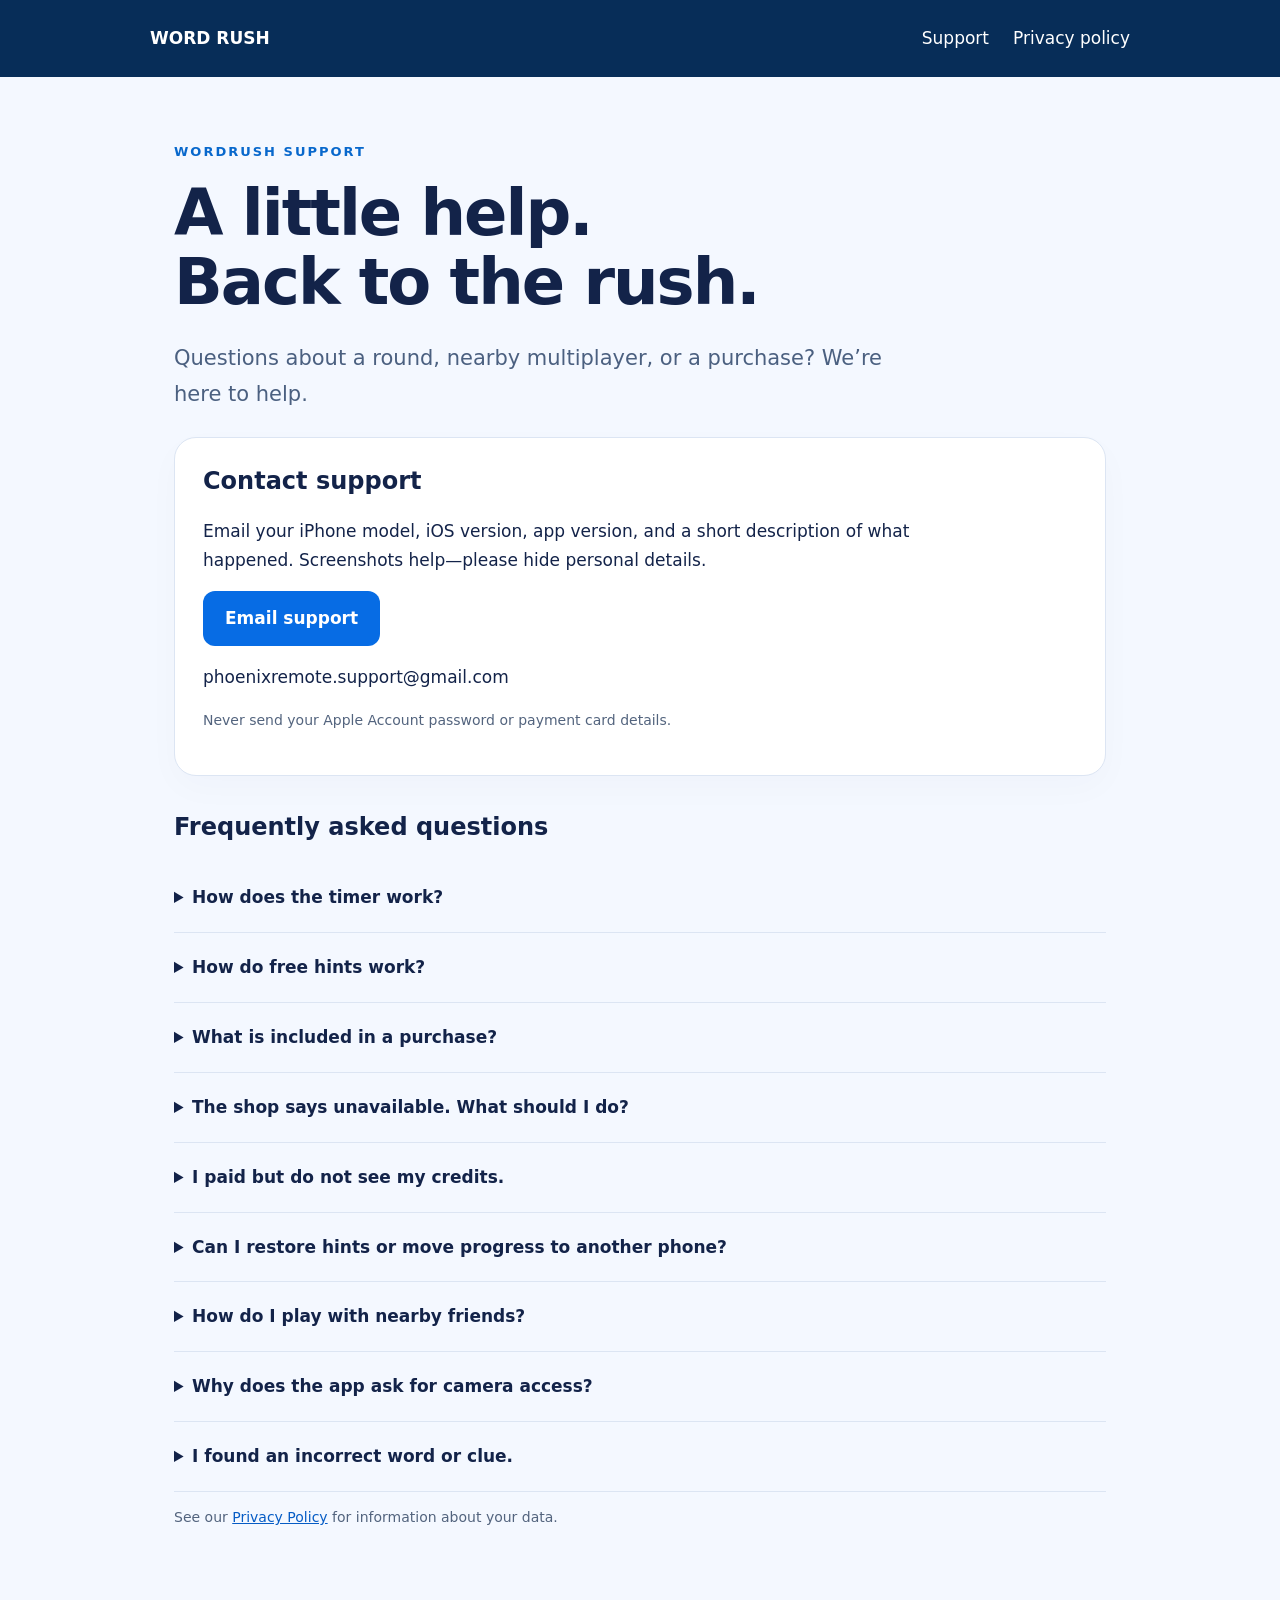
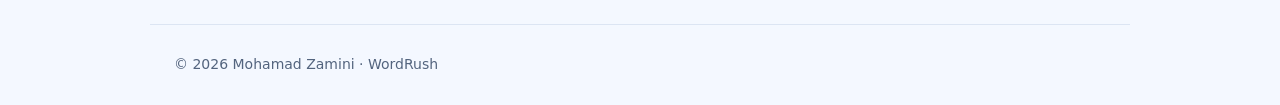
<file: index.html>
<!doctype html><html lang="en"><head><meta charset="utf-8"><meta name="viewport" content="width=device-width,initial-scale=1"><title>Support · WordRush</title><link rel="stylesheet" href="styles.css"></head><body><header><a href="index.html"><strong>WORD RUSH</strong></a><nav><a href="index.html">Support</a><a href="privacy.html">Privacy policy</a></nav></header><main><div class="eyebrow">WordRush support</div><h1>A little help.<br>Back to the rush.</h1><p class="lead">Questions about a round, nearby multiplayer, or a purchase? We’re here to help.</p><section class="card"><h2>Contact support</h2><p>Email your iPhone model, iOS version, app version, and a short description of what happened. Screenshots help—please hide personal details.</p><a class="button" href="mailto:phoenixremote.support@gmail.com?subject=WordRush%20Support">Email support</a><p>phoenixremote.support@gmail.com</p><p class="muted">Never send your Apple Account password or payment card details.</p></section><h2>Frequently asked questions</h2><details><summary>How does the timer work?</summary><p>Timed games start with 45 seconds. Correct words add 3 seconds, incorrect complete-word guesses deduct 3 seconds, and skipping deducts 2 seconds. Practice is untimed.</p></details><details><summary>How do free hints work?</summary><p>Each campaign level includes 1 free clue, shared across retries. Letter reveals include 3 free uses per rush tier: Explorer, Adventurer, Challenger, and Master. Extra help uses purchased credits. Multiplayer gives everyone equal free help and does not use paid hints.</p></details><details><summary>What is included in a purchase?</summary><p>The Clue Pack adds 25 word clues. The Reveal Pack adds 25 letter reveals. These are optional consumable purchases, not subscriptions. The shop shows the price for your App Store region before Apple asks you to confirm.</p></details><details><summary>The shop says unavailable. What should I do?</summary><p>Check your internet connection, tap Refresh shop, and confirm in-app purchases are allowed in Screen Time settings. Update the app and try again later. If it continues, email support with your app version and a screenshot. Opening the shop does not charge you.</p></details><details><summary>I paid but do not see my credits.</summary><p>Reopen the app while online so it can process unfinished Apple transactions. Check your Apple purchase history. If the charge completed but credits are missing, contact support. Do not buy another pack just to troubleshoot. Request refunds through <a href="https://reportaproblem.apple.com/">Apple’s Report a Problem page</a>.</p></details><details><summary>Can I restore hints or move progress to another phone?</summary><p>Progress and hint balances stay on your device. The game does not provide account-based or iCloud synchronization. Used consumable hints cannot be restored, and transferring unused balances to another device is not supported. Contact support before reinstalling to troubleshoot a balance problem.</p></details><details><summary>How do I play with nearby friends?</summary><p>Keep devices nearby with Wi-Fi and Bluetooth enabled and allow Local Network access. One player chooses Host; others choose Join and select the room or scan its QR code. The host starts when everyone has joined. Use the same app version on all devices. If discovery fails, connect all devices to the same Wi-Fi network. The app does not enable Personal Hotspot automatically.</p></details><details><summary>Why does the app ask for camera access?</summary><p>The optional camera permission is for scanning multiplayer room codes. You can join manually instead. The app does not save or upload camera images. Change Camera and Local Network permissions in iOS Settings.</p></details><details><summary>I found an incorrect word or clue.</summary><p>Email the word, clue, and rush tier or level where you saw it. Reports help improve the word bank.</p></details><p class="muted">See our <a href="privacy.html">Privacy Policy</a> for information about your data.</p></main><footer>© 2026 Mohamad Zamini · WordRush</footer></body></html>
</file>
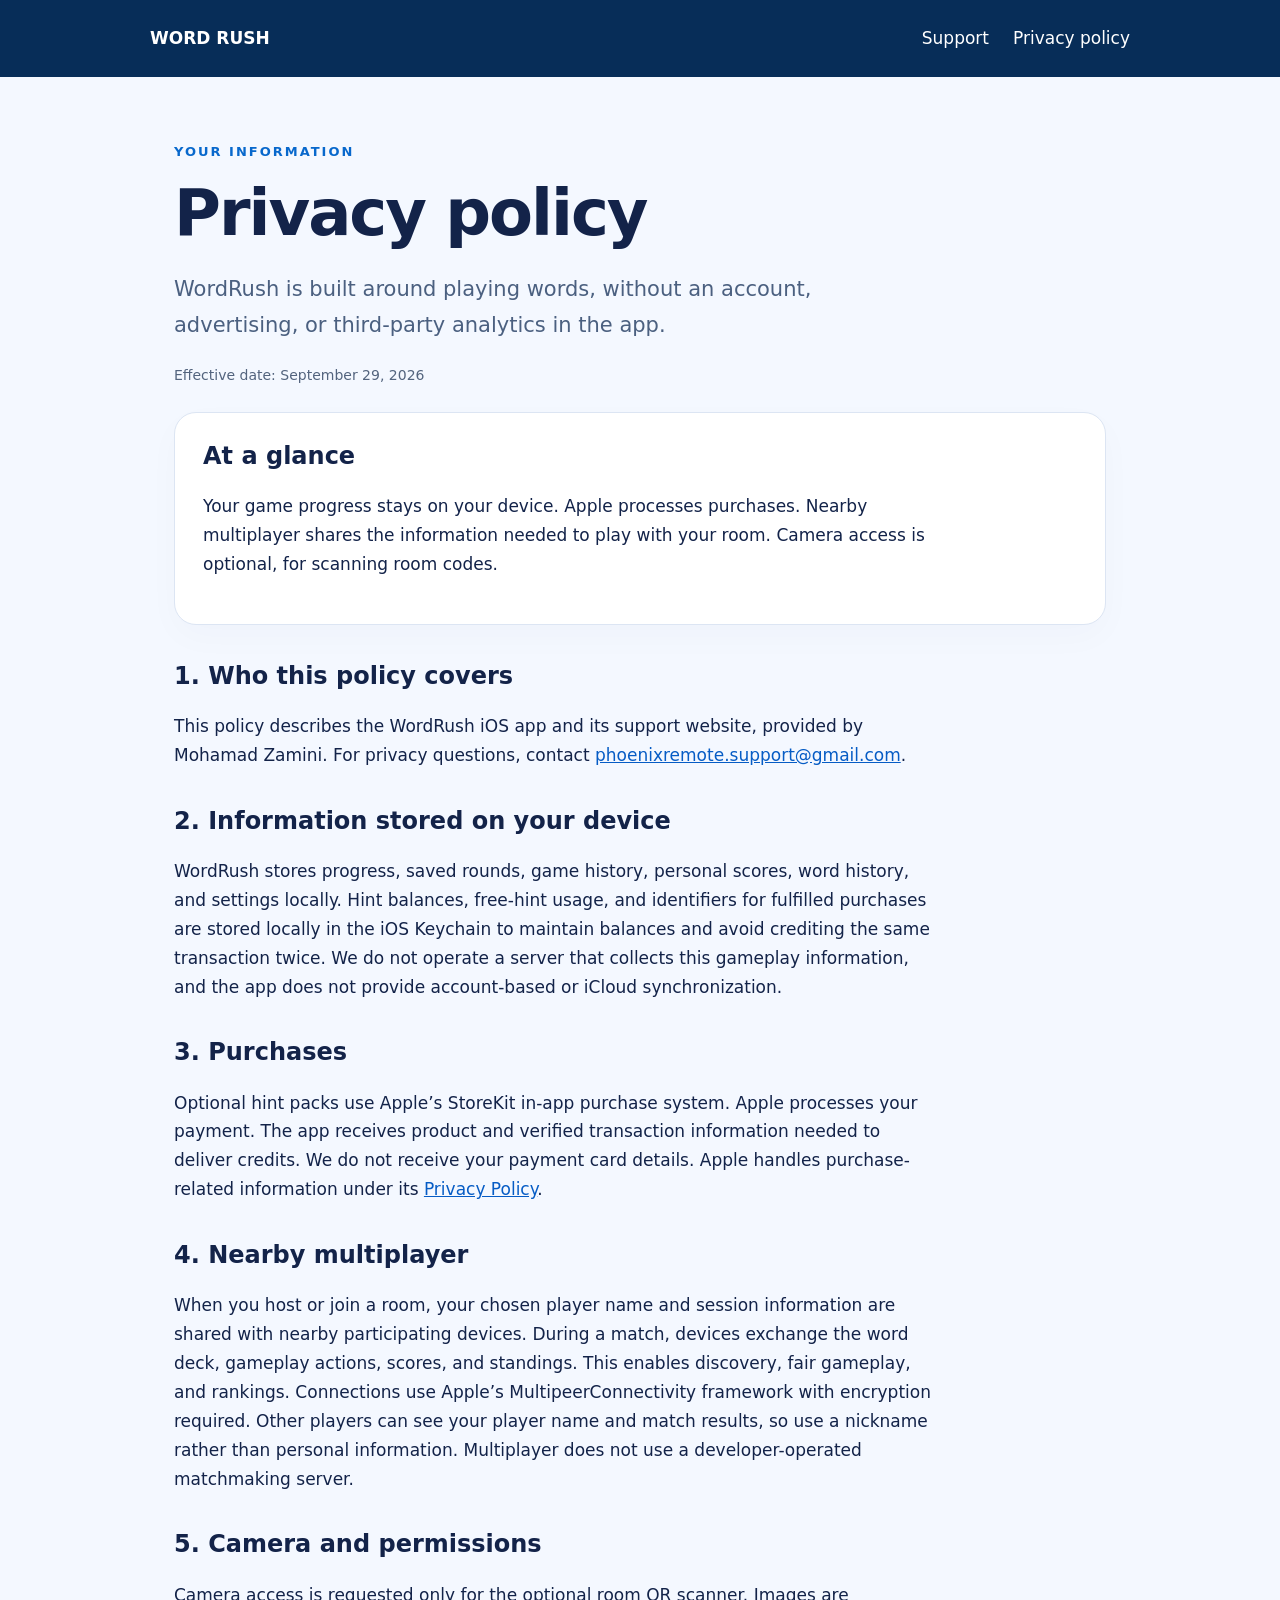
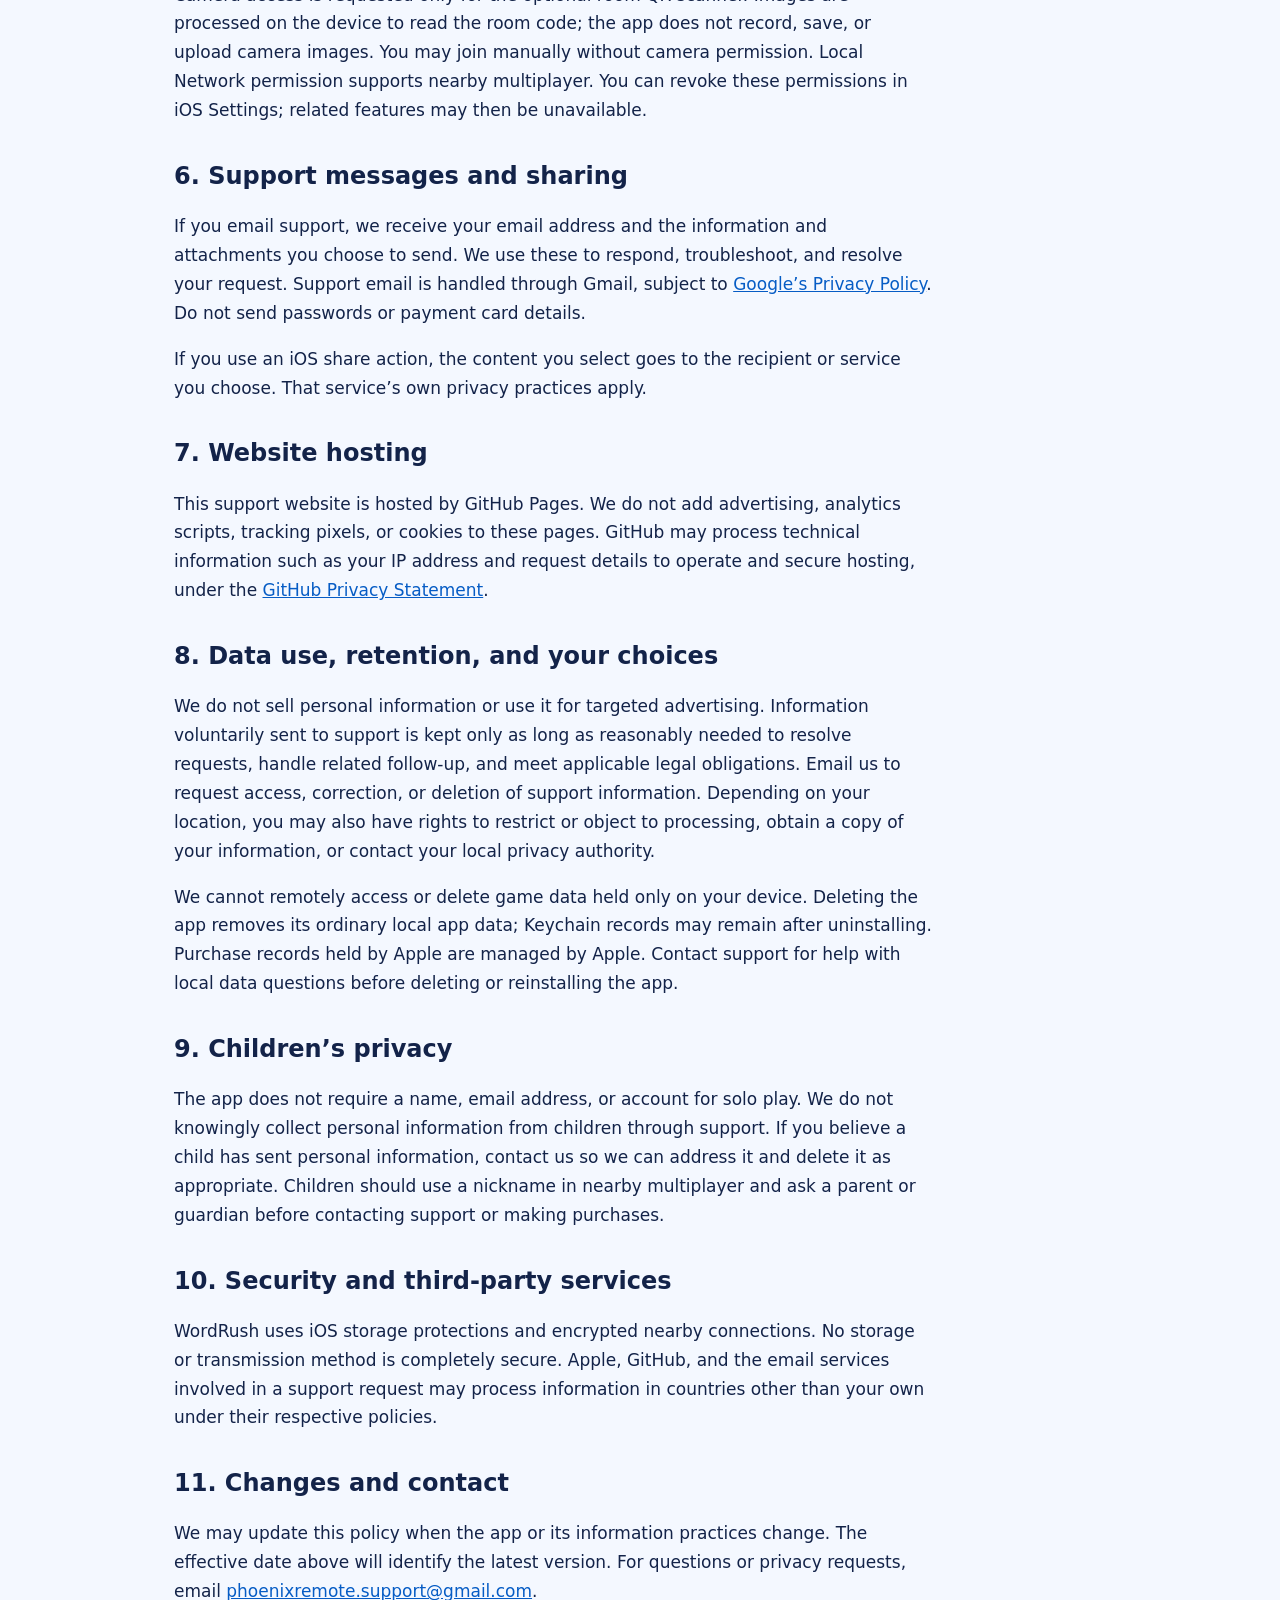
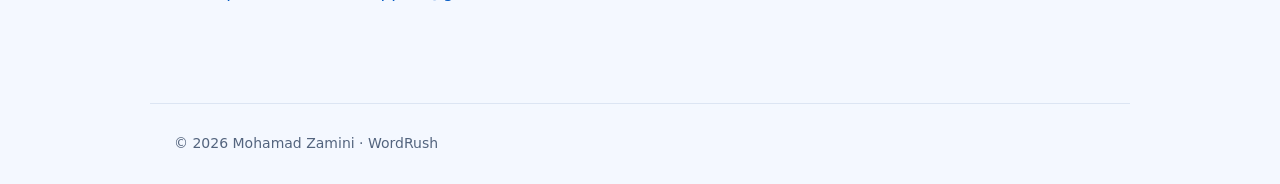
<file: privacy.html>
<!doctype html><html lang="en"><head><meta charset="utf-8"><meta name="viewport" content="width=device-width,initial-scale=1"><title>Privacy Policy · WordRush</title><link rel="stylesheet" href="styles.css"></head><body><header><a href="index.html"><strong>WORD RUSH</strong></a><nav><a href="index.html">Support</a><a href="privacy.html">Privacy policy</a></nav></header><main><div class="eyebrow">Your information</div><h1>Privacy policy</h1><p class="lead">WordRush is built around playing words, without an account, advertising, or third-party analytics in the app.</p><p class="muted">Effective date: September 29, 2026</p><section class="card"><h2>At a glance</h2><p>Your game progress stays on your device. Apple processes purchases. Nearby multiplayer shares the information needed to play with your room. Camera access is optional, for scanning room codes.</p></section><h2>1. Who this policy covers</h2><p>This policy describes the WordRush iOS app and its support website, provided by Mohamad Zamini. For privacy questions, contact <a href="mailto:phoenixremote.support@gmail.com">phoenixremote.support@gmail.com</a>.</p><h2>2. Information stored on your device</h2><p>WordRush stores progress, saved rounds, game history, personal scores, word history, and settings locally. Hint balances, free-hint usage, and identifiers for fulfilled purchases are stored locally in the iOS Keychain to maintain balances and avoid crediting the same transaction twice. We do not operate a server that collects this gameplay information, and the app does not provide account-based or iCloud synchronization.</p><h2>3. Purchases</h2><p>Optional hint packs use Apple’s StoreKit in-app purchase system. Apple processes your payment. The app receives product and verified transaction information needed to deliver credits. We do not receive your payment card details. Apple handles purchase-related information under its <a href="https://www.apple.com/legal/privacy/">Privacy Policy</a>.</p><h2>4. Nearby multiplayer</h2><p>When you host or join a room, your chosen player name and session information are shared with nearby participating devices. During a match, devices exchange the word deck, gameplay actions, scores, and standings. This enables discovery, fair gameplay, and rankings. Connections use Apple’s MultipeerConnectivity framework with encryption required. Other players can see your player name and match results, so use a nickname rather than personal information. Multiplayer does not use a developer-operated matchmaking server.</p><h2>5. Camera and permissions</h2><p>Camera access is requested only for the optional room QR scanner. Images are processed on the device to read the room code; the app does not record, save, or upload camera images. You may join manually without camera permission. Local Network permission supports nearby multiplayer. You can revoke these permissions in iOS Settings; related features may then be unavailable.</p><h2>6. Support messages and sharing</h2><p>If you email support, we receive your email address and the information and attachments you choose to send. We use these to respond, troubleshoot, and resolve your request. Support email is handled through Gmail, subject to <a href="https://policies.google.com/privacy">Google’s Privacy Policy</a>. Do not send passwords or payment card details.</p><p>If you use an iOS share action, the content you select goes to the recipient or service you choose. That service’s own privacy practices apply.</p><h2>7. Website hosting</h2><p>This support website is hosted by GitHub Pages. We do not add advertising, analytics scripts, tracking pixels, or cookies to these pages. GitHub may process technical information such as your IP address and request details to operate and secure hosting, under the <a href="https://docs.github.com/en/site-policy/privacy-policies/github-general-privacy-statement">GitHub Privacy Statement</a>.</p><h2>8. Data use, retention, and your choices</h2><p>We do not sell personal information or use it for targeted advertising. Information voluntarily sent to support is kept only as long as reasonably needed to resolve requests, handle related follow-up, and meet applicable legal obligations. Email us to request access, correction, or deletion of support information. Depending on your location, you may also have rights to restrict or object to processing, obtain a copy of your information, or contact your local privacy authority.</p><p>We cannot remotely access or delete game data held only on your device. Deleting the app removes its ordinary local app data; Keychain records may remain after uninstalling. Purchase records held by Apple are managed by Apple. Contact support for help with local data questions before deleting or reinstalling the app.</p><h2>9. Children’s privacy</h2><p>The app does not require a name, email address, or account for solo play. We do not knowingly collect personal information from children through support. If you believe a child has sent personal information, contact us so we can address it and delete it as appropriate. Children should use a nickname in nearby multiplayer and ask a parent or guardian before contacting support or making purchases.</p><h2>10. Security and third-party services</h2><p>WordRush uses iOS storage protections and encrypted nearby connections. No storage or transmission method is completely secure. Apple, GitHub, and the email services involved in a support request may process information in countries other than your own under their respective policies.</p><h2>11. Changes and contact</h2><p>We may update this policy when the app or its information practices change. The effective date above will identify the latest version. For questions or privacy requests, email <a href="mailto:phoenixremote.support@gmail.com">phoenixremote.support@gmail.com</a>.</p></main><footer>© 2026 Mohamad Zamini · WordRush</footer></body></html>
</file>
<file: styles.css>
*{box-sizing:border-box}body{margin:0;background:#f4f8ff;color:#132349;font:17px/1.7 system-ui,-apple-system,sans-serif}a{color:#065cc5}header{background:#072d58;color:white;padding:24px max(24px,calc((100% - 980px)/2));display:flex;justify-content:space-between;gap:24px;align-items:center}header a{color:white;text-decoration:none}nav{display:flex;gap:24px}main{max-width:980px;margin:auto;padding:64px 24px 80px}.eyebrow{color:#0868cc;font-size:13px;letter-spacing:2px;font-weight:800;text-transform:uppercase}h1{font-size:clamp(38px,7vw,64px);line-height:1.08;letter-spacing:-2px;margin:16px 0 24px}h2{font-size:24px;line-height:1.3;margin-top:36px}p{max-width:760px}.lead{font-size:21px;color:#4b6080}.card{background:white;border:1px solid #dce5f3;border-radius:22px;padding:28px;margin:24px 0;box-shadow:0 12px 35px #13234906}.card h2{margin-top:0}.button{display:inline-block;background:#076ce4;color:white;padding:13px 22px;border-radius:12px;text-decoration:none;font-weight:700;overflow-wrap:anywhere}.muted,footer{color:#53647e;font-size:14px}footer{max-width:980px;margin:auto;padding:28px 24px;border-top:1px solid #dce5f3}details{border-bottom:1px solid #dce5f3;padding:20px 0}summary{font-weight:700;cursor:pointer}details p{margin-bottom:0}a:focus-visible,summary:focus-visible{outline:3px solid #eeae21;outline-offset:5px}@media(max-width:520px){header{align-items:flex-start;padding:20px;flex-direction:column;gap:10px}main{padding-top:36px}.card{padding:22px}nav{gap:20px}p{overflow-wrap:anywhere}}
</file>
